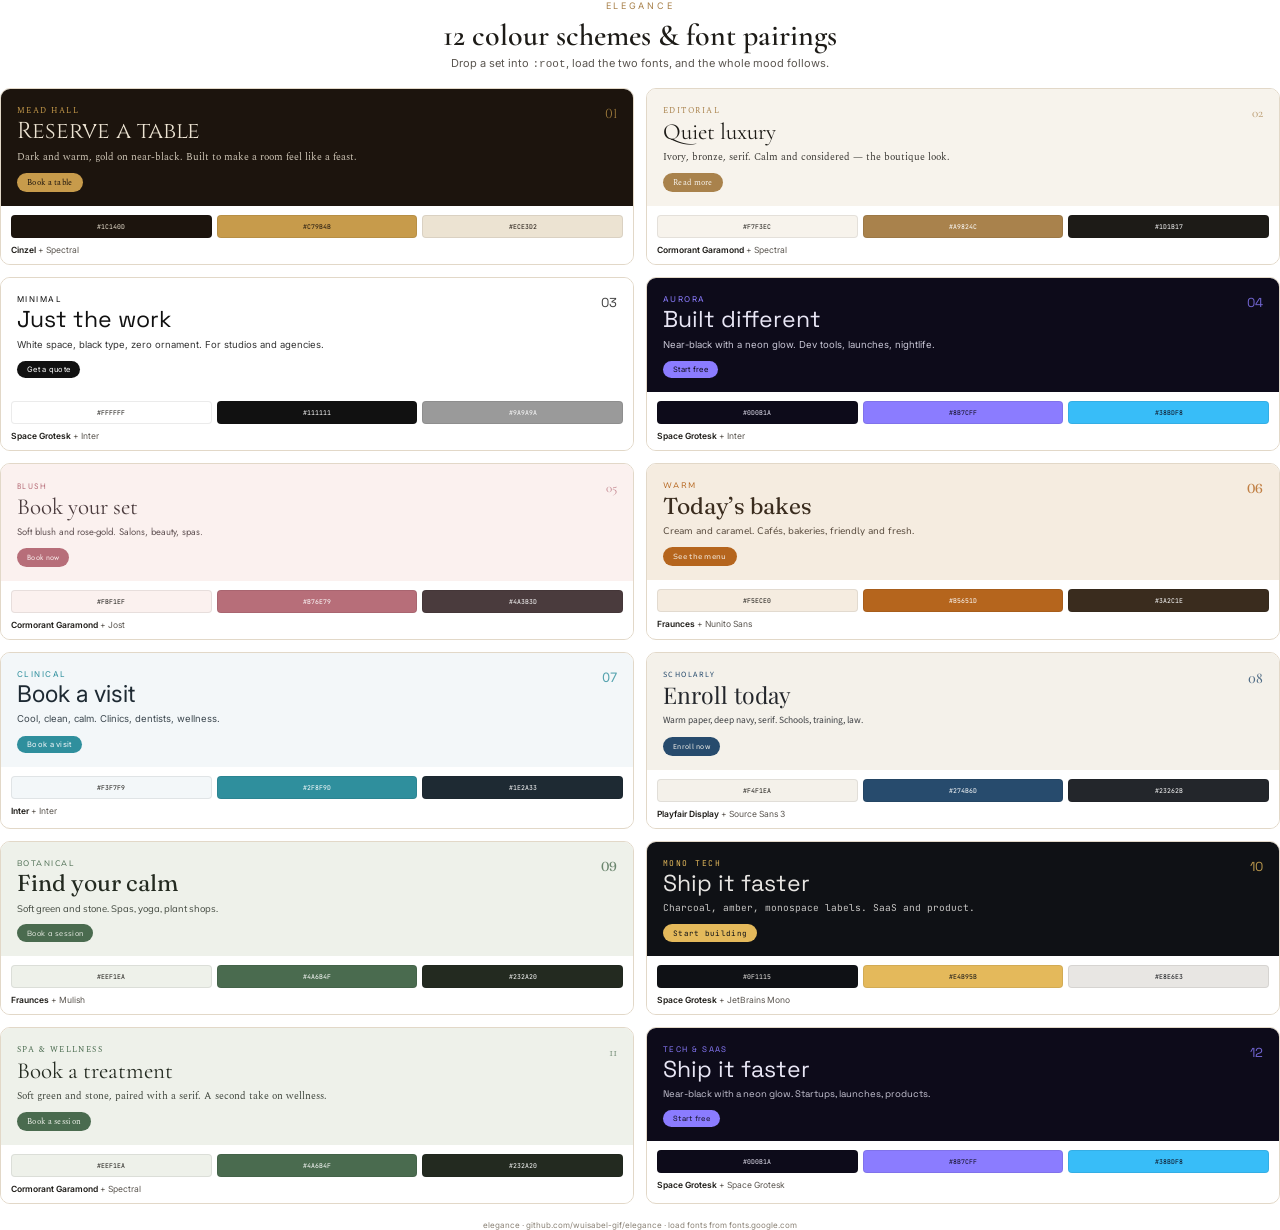
<file: references/palettes.html>
<!doctype html>
<html lang="en">
<head>
<meta charset="utf-8">
<title>elegance — 10 colour schemes &amp; font pairings</title>
<link rel="preconnect" href="https://fonts.googleapis.com">
<link rel="preconnect" href="https://fonts.gstatic.com" crossorigin>
<link href="https://fonts.googleapis.com/css2?family=Cinzel:wght@600;700&family=Cormorant+Garamond:wght@500;600;700&family=Fraunces:opsz,wght@9..144,500;9..144,600&family=Inter:wght@400;600;700&family=JetBrains+Mono:wght@500&family=Jost:wght@400;600&family=Mulish:wght@400;700&family=Nunito+Sans:wght@400;700&family=Playfair+Display:wght@600;700&family=Source+Sans+3:wght@400;600&family=Space+Grotesk:wght@500;700&family=Spectral:wght@400;600&display=swap" rel="stylesheet">
<style>
  @page { size: A4; margin: 14mm; }
  * { box-sizing: border-box; -webkit-print-color-adjust: exact; print-color-adjust: exact; }
  body { margin: 0; font-family: 'Inter', sans-serif; color: #1d1b17; }
  header { text-align: center; margin-bottom: 18px; }
  header .kick { text-transform: uppercase; letter-spacing: .3em; font-size: 9px; color: #a9824c; }
  header h1 { font-family: 'Cormorant Garamond', serif; font-weight: 600; font-size: 30px; margin: 6px 0 2px; }
  header p { color: #5b5650; font-size: 11px; margin: 0; }
  .grid { display: grid; grid-template-columns: 1fr 1fr; gap: 12px; }
  .card { border: 1px solid #e2d8c8; border-radius: 10px; overflow: hidden; break-inside: avoid; }
  .preview { background: var(--bg); color: var(--tx); padding: 16px 16px 14px; font-family: var(--body); }
  .preview .name { color: var(--ac); text-transform: uppercase; letter-spacing: .18em; font-size: 8px; font-family: var(--body); }
  .preview .num { float: right; color: var(--ac); font-family: var(--disp); font-size: 13px; opacity: .8; }
  .preview .head { font-family: var(--disp); font-size: 23px; line-height: 1.05; margin: 3px 0 6px; }
  .preview .body { font-family: var(--body); font-size: 9.5px; line-height: 1.5; opacity: .85; margin: 0; }
  .preview .btn { display: inline-block; margin-top: 9px; background: var(--ac); color: var(--bg); font-family: var(--body); font-size: 7.5px; padding: 4px 10px; border-radius: 99px; letter-spacing: .04em; }
  .meta { background: #fff; padding: 9px 10px; }
  .sw { display: flex; gap: 5px; }
  .sw span { flex: 1; font-family: 'JetBrains Mono', monospace; font-size: 6.5px; text-align: center; padding: 6px 2px; border-radius: 4px; border: 1px solid rgba(0,0,0,.08); }
  .fonts { margin-top: 7px; font-size: 8.5px; color: #5b5650; }
  .fonts b { color: #1d1b17; font-weight: 600; }
  footer { text-align: center; color: #8a8276; font-size: 8px; margin-top: 16px; }
</style>
</head>
<body>
  <header>
    <div class="kick">elegance</div>
    <h1>12 colour schemes &amp; font pairings</h1>
    <p>Drop a set into <code>:root</code>, load the two fonts, and the whole mood follows.</p>
  </header>
  <div class="grid">

    <div class="card" style="--bg:#1c140d;--ac:#c79b4b;--tx:#ece3d2;--disp:'Cinzel',serif;--body:'Spectral',serif">
      <div class="preview"><span class="num">01</span><div class="name">Mead Hall</div><div class="head">Reserve a table</div><p class="body">Dark and warm, gold on near-black. Built to make a room feel like a feast.</p><span class="btn">Book a table</span></div>
      <div class="meta"><div class="sw"><span style="background:#1c140d;color:#ece3d2">#1C140D</span><span style="background:#c79b4b;color:#1c140d">#C79B4B</span><span style="background:#ece3d2;color:#1c140d">#ECE3D2</span></div><div class="fonts"><b>Cinzel</b> + Spectral</div></div>
    </div>

    <div class="card" style="--bg:#f7f3ec;--ac:#a9824c;--tx:#1d1b17;--disp:'Cormorant Garamond',serif;--body:'Spectral',serif">
      <div class="preview"><span class="num">02</span><div class="name">Editorial</div><div class="head">Quiet luxury</div><p class="body">Ivory, bronze, serif. Calm and considered — the boutique look.</p><span class="btn">Read more</span></div>
      <div class="meta"><div class="sw"><span style="background:#f7f3ec">#F7F3EC</span><span style="background:#a9824c;color:#fff">#A9824C</span><span style="background:#1d1b17;color:#fff">#1D1B17</span></div><div class="fonts"><b>Cormorant Garamond</b> + Spectral</div></div>
    </div>

    <div class="card" style="--bg:#ffffff;--ac:#111111;--tx:#111111;--disp:'Space Grotesk',sans-serif;--body:'Inter',sans-serif">
      <div class="preview"><span class="num">03</span><div class="name">Minimal</div><div class="head">Just the work</div><p class="body">White space, black type, zero ornament. For studios and agencies.</p><span class="btn">Get a quote</span></div>
      <div class="meta"><div class="sw"><span style="background:#ffffff">#FFFFFF</span><span style="background:#111111;color:#fff">#111111</span><span style="background:#9a9a9a;color:#fff">#9A9A9A</span></div><div class="fonts"><b>Space Grotesk</b> + Inter</div></div>
    </div>

    <div class="card" style="--bg:#0d0b1a;--ac:#8b7cff;--tx:#e8e6f5;--disp:'Space Grotesk',sans-serif;--body:'Inter',sans-serif">
      <div class="preview"><span class="num">04</span><div class="name">Aurora</div><div class="head">Built different</div><p class="body">Near-black with a neon glow. Dev tools, launches, nightlife.</p><span class="btn">Start free</span></div>
      <div class="meta"><div class="sw"><span style="background:#0d0b1a;color:#e8e6f5">#0D0B1A</span><span style="background:#8b7cff;color:#0d0b1a">#8B7CFF</span><span style="background:#38bdf8;color:#0d0b1a">#38BDF8</span></div><div class="fonts"><b>Space Grotesk</b> + Inter</div></div>
    </div>

    <div class="card" style="--bg:#fbf1ef;--ac:#b76e79;--tx:#4a3b3d;--disp:'Cormorant Garamond',serif;--body:'Jost',sans-serif">
      <div class="preview"><span class="num">05</span><div class="name">Blush</div><div class="head">Book your set</div><p class="body">Soft blush and rose-gold. Salons, beauty, spas.</p><span class="btn">Book now</span></div>
      <div class="meta"><div class="sw"><span style="background:#fbf1ef">#FBF1EF</span><span style="background:#b76e79;color:#fff">#B76E79</span><span style="background:#4a3b3d;color:#fff">#4A3B3D</span></div><div class="fonts"><b>Cormorant Garamond</b> + Jost</div></div>
    </div>

    <div class="card" style="--bg:#f5ece0;--ac:#b5651d;--tx:#3a2c1e;--disp:'Fraunces',serif;--body:'Nunito Sans',sans-serif">
      <div class="preview"><span class="num">06</span><div class="name">Warm</div><div class="head">Today&rsquo;s bakes</div><p class="body">Cream and caramel. Cafés, bakeries, friendly and fresh.</p><span class="btn">See the menu</span></div>
      <div class="meta"><div class="sw"><span style="background:#f5ece0">#F5ECE0</span><span style="background:#b5651d;color:#fff">#B5651D</span><span style="background:#3a2c1e;color:#fff">#3A2C1E</span></div><div class="fonts"><b>Fraunces</b> + Nunito Sans</div></div>
    </div>

    <div class="card" style="--bg:#f3f7f9;--ac:#2f8f9d;--tx:#1e2a33;--disp:'Inter',sans-serif;--body:'Inter',sans-serif">
      <div class="preview"><span class="num">07</span><div class="name">Clinical</div><div class="head">Book a visit</div><p class="body">Cool, clean, calm. Clinics, dentists, wellness.</p><span class="btn">Book a visit</span></div>
      <div class="meta"><div class="sw"><span style="background:#f3f7f9">#F3F7F9</span><span style="background:#2f8f9d;color:#fff">#2F8F9D</span><span style="background:#1e2a33;color:#fff">#1E2A33</span></div><div class="fonts"><b>Inter</b> + Inter</div></div>
    </div>

    <div class="card" style="--bg:#f4f1ea;--ac:#274b6d;--tx:#23262b;--disp:'Playfair Display',serif;--body:'Source Sans 3',sans-serif">
      <div class="preview"><span class="num">08</span><div class="name">Scholarly</div><div class="head">Enroll today</div><p class="body">Warm paper, deep navy, serif. Schools, training, law.</p><span class="btn">Enroll now</span></div>
      <div class="meta"><div class="sw"><span style="background:#f4f1ea">#F4F1EA</span><span style="background:#274b6d;color:#fff">#274B6D</span><span style="background:#23262b;color:#fff">#23262B</span></div><div class="fonts"><b>Playfair Display</b> + Source Sans 3</div></div>
    </div>

    <div class="card" style="--bg:#eef1ea;--ac:#4a6b4f;--tx:#232a20;--disp:'Fraunces',serif;--body:'Mulish',sans-serif">
      <div class="preview"><span class="num">09</span><div class="name">Botanical</div><div class="head">Find your calm</div><p class="body">Soft green and stone. Spas, yoga, plant shops.</p><span class="btn">Book a session</span></div>
      <div class="meta"><div class="sw"><span style="background:#eef1ea">#EEF1EA</span><span style="background:#4a6b4f;color:#fff">#4A6B4F</span><span style="background:#232a20;color:#fff">#232A20</span></div><div class="fonts"><b>Fraunces</b> + Mulish</div></div>
    </div>

    <div class="card" style="--bg:#0f1115;--ac:#e4b95b;--tx:#e8e6e3;--disp:'Space Grotesk',sans-serif;--body:'JetBrains Mono',monospace">
      <div class="preview"><span class="num">10</span><div class="name">Mono Tech</div><div class="head">Ship it faster</div><p class="body">Charcoal, amber, monospace labels. SaaS and product.</p><span class="btn">Start building</span></div>
      <div class="meta"><div class="sw"><span style="background:#0f1115;color:#e8e6e3">#0F1115</span><span style="background:#e4b95b;color:#0f1115">#E4B95B</span><span style="background:#e8e6e3;color:#0f1115">#E8E6E3</span></div><div class="fonts"><b>Space Grotesk</b> + JetBrains Mono</div></div>
    </div>

    <div class="card" style="--bg:#eef1ea;--ac:#4a6b4f;--tx:#232a20;--disp:'Cormorant Garamond',serif;--body:'Spectral',serif">
      <div class="preview"><span class="num">11</span><div class="name">Spa &amp; Wellness</div><div class="head">Book a treatment</div><p class="body">Soft green and stone, paired with a serif. A second take on wellness.</p><span class="btn">Book a session</span></div>
      <div class="meta"><div class="sw"><span style="background:#eef1ea">#EEF1EA</span><span style="background:#4a6b4f;color:#fff">#4A6B4F</span><span style="background:#232a20;color:#fff">#232A20</span></div><div class="fonts"><b>Cormorant Garamond</b> + Spectral</div></div>
    </div>

    <div class="card" style="--bg:#0d0b1a;--ac:#8b7cff;--tx:#e8e6f5;--disp:'Space Grotesk',sans-serif;--body:'Space Grotesk',sans-serif">
      <div class="preview"><span class="num">12</span><div class="name">Tech &amp; SaaS</div><div class="head">Ship it faster</div><p class="body">Near-black with a neon glow. Startups, launches, products.</p><span class="btn">Start free</span></div>
      <div class="meta"><div class="sw"><span style="background:#0d0b1a;color:#e8e6f5">#0D0B1A</span><span style="background:#8b7cff;color:#0d0b1a">#8B7CFF</span><span style="background:#38bdf8;color:#0d0b1a">#38BDF8</span></div><div class="fonts"><b>Space Grotesk</b> + Space Grotesk</div></div>
    </div>

  </div>
  <footer>elegance &middot; github.com/wuisabel-gif/elegance &middot; load fonts from fonts.google.com</footer>
</body>
</html>
</file>
